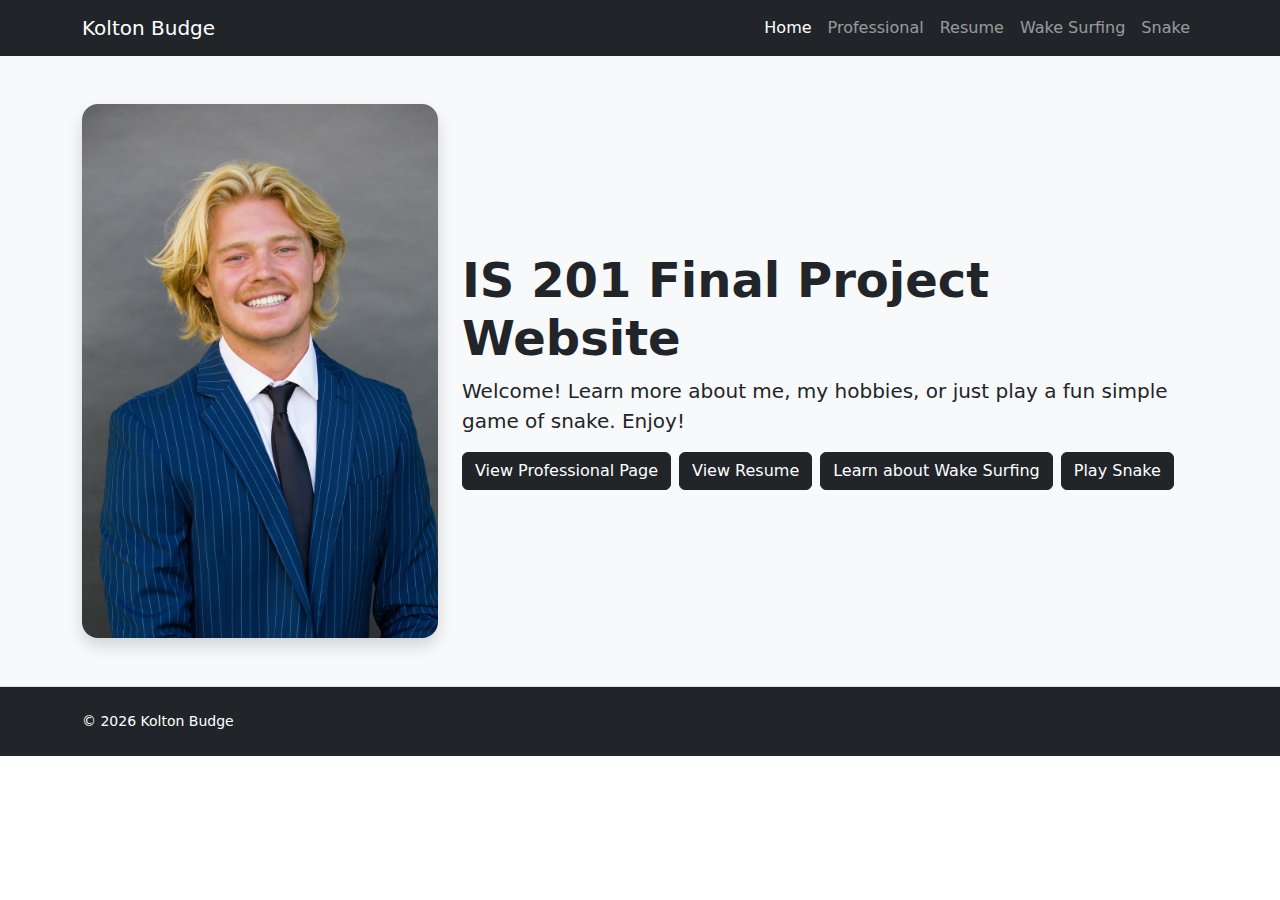
<file: index.html>
<!doctype html>
<html lang="en">
<head>
  <meta charset="utf-8" />
  <meta name="viewport" content="width=device-width, initial-scale=1" />
  <title>Kolton Budge | IS 201 Final</title>
  <link href="https://cdn.jsdelivr.net/npm/bootstrap@5.3.3/dist/css/bootstrap.min.css" rel="stylesheet">
  <style>
  html, body {
    height: 100%;
    margin: 0;
  }
  body {
    display: flex;
    flex-direction: column;
  }
  main {
    flex: 1;
  }
</style>

</head>
<body>
<nav class="navbar navbar-expand-lg navbar-dark bg-dark">
  <div class="container">
    <a class="navbar-brand" href="index.html">Kolton Budge</a>
    <button class="navbar-toggler" type="button" data-bs-toggle="collapse" data-bs-target="#nav">
      <span class="navbar-toggler-icon"></span>
    </button>
    <div id="nav" class="collapse navbar-collapse">
      <ul class="navbar-nav ms-auto">
        <li class="nav-item"><a class="nav-link active" href="index.html">Home</a></li>
        <li class="nav-item"><a class="nav-link" href="professional.html">Professional</a></li>
        <li class="nav-item"><a class="nav-link" href="resume.html">Resume</a></li>
        <li class="nav-item"><a class="nav-link" href="Home/wakesurf.html">Wake Surfing </a></li>
        <li class="nav-item"><a class="nav-link" href="Home/snake.html">Snake</a></li>
      </ul>
    </div>
  </div>
</nav>

<header class="bg-light border-bottom">
  <div class="container py-5">
    <div class="row align-items-center g-4">
      <div class="col-md-4 text-center">
        <img src="images/headshot.jpg" class="img-fluid rounded-4 shadow" alt="Kolton Budge headshot">
      </div>
      <div class="col-md-8">
        <h1 class="display-5 fw-bold mb-2">IS 201 Final Project Website</h1>
        <p class="lead mb-3">
          Welcome! Learn more about me, my hobbies, or just play a fun simple game of snake. Enjoy!
        </p>
        <div class="d-flex gap-2 flex-wrap">
          <a class="btn btn-dark" href="professional.html">View Professional Page</a>
          <a class="btn btn-dark" href="resume.html">View Resume</a>
          <a class="btn btn-dark" href="Home/wakesurf.html">Learn about Wake Surfing </a>
          <a class="btn btn-dark" href="Home/snake.html">Play Snake</a>
        </div>
      </div>
    </div>
  </div>
</header>

<footer class="bg-dark text-white">
  <div class="container py-4 d-flex flex-wrap justify-content-between align-items-center">
    <div class="small">© <span id="year"></span> Kolton Budge</div>
    <div class="small"></div>
  </div>
</footer>

<script>
  document.getElementById("year").textContent = new Date().getFullYear();
</script>
<script src="https://cdn.jsdelivr.net/npm/bootstrap@5.3.3/dist/js/bootstrap.bundle.min.js"></script>
</body>
</html>
</file>
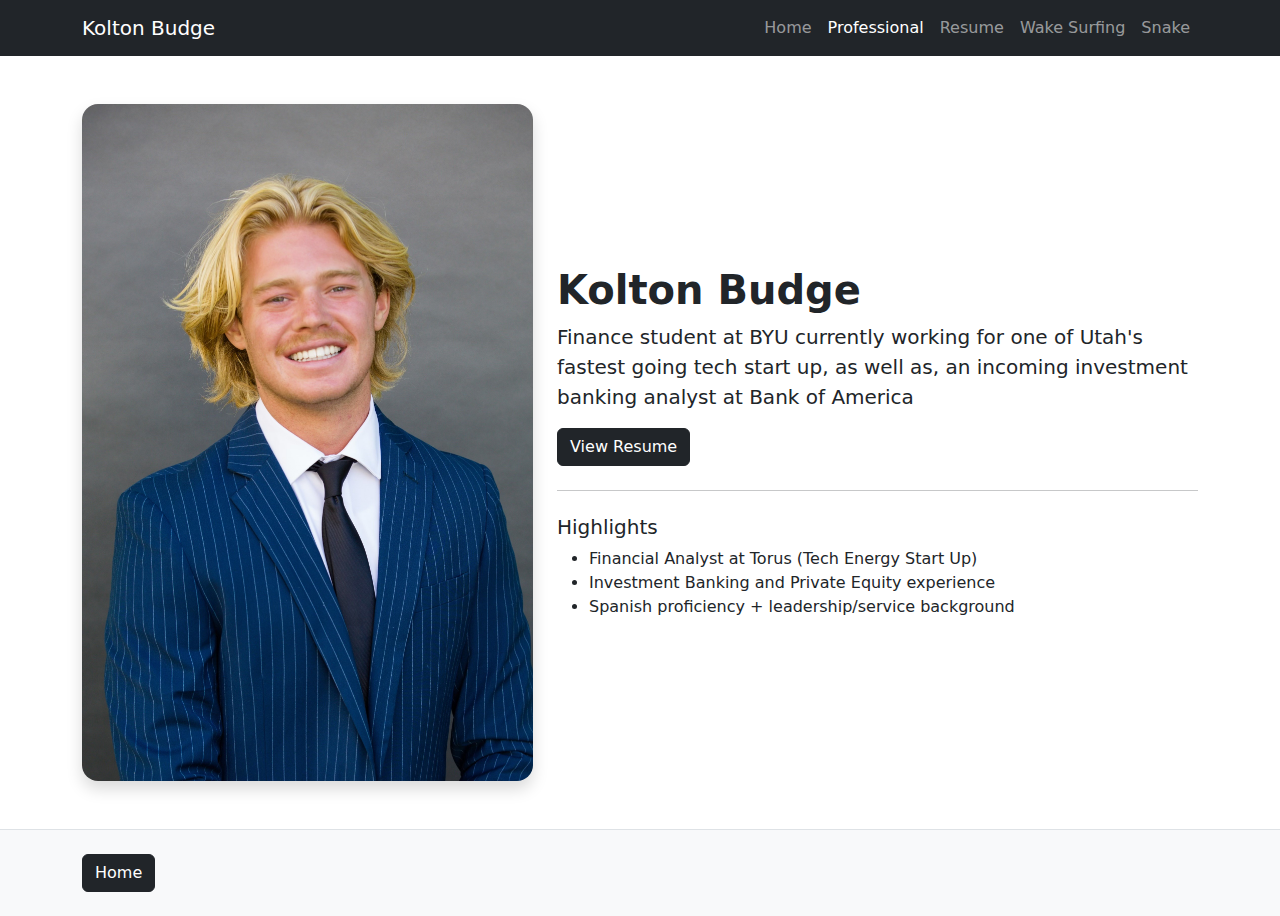
<file: professional.html>
<!doctype html>
<html lang="en">
<head>
  <meta charset="utf-8" />
  <meta name="viewport" content="width=device-width, initial-scale=1" />
  <title>Professional | Kolton Budge</title>
  <link href="https://cdn.jsdelivr.net/npm/bootstrap@5.3.3/dist/css/bootstrap.min.css" rel="stylesheet">
</head>
<body>
<nav class="navbar navbar-expand-lg navbar-dark bg-dark">
  <div class="container">
    <a class="navbar-brand" href="../index.html">Kolton Budge</a>
    <button class="navbar-toggler" type="button" data-bs-toggle="collapse" data-bs-target="#nav">
      <span class="navbar-toggler-icon"></span>
    </button>
    <div id="nav" class="collapse navbar-collapse">
      <ul class="navbar-nav ms-auto">
        <li class="nav-item"><a class="nav-link" href="index.html">Home</a></li>
        <li class="nav-item"><a class="nav-link active" href="professional.html">Professional</a></li>
        <li class="nav-item"><a class="nav-link" href="resume.html">Resume</a></li>
        <li class="nav-item"><a class="nav-link" href="Home/wakesurf.html">Wake Surfing</a></li>
        <li class="nav-item"><a class="nav-link" href="Home/Snake.html">Snake</a></li>
      </ul>
    </div>
  </div>
</nav>

<main class="container py-5">
  <div class="row g-4 align-items-center">
    <div class="col-md-5">
      <img src="images/headshot.jpg" class="img-fluid rounded-4 shadow" alt="Kolton Budge headshot">
    </div>
    <div class="col-md-7">
      <h1 class="fw-bold">Kolton Budge</h1>
      <p class="lead">
        Finance student at BYU currently working for one of Utah's fastest going tech start up, as well as, an incoming investment banking analyst at Bank of America
      </p>
      <div class="d-flex gap-2 flex-wrap">
        <a class="btn btn-dark" href="resume.html">View Resume</a>
      </div>
      <hr class="my-4">
      <h2 class="h5">Highlights</h2>
      <ul class="mb-0">
        <li>Financial Analyst at Torus (Tech Energy Start Up)</li>
        <li>Investment Banking and Private Equity experience </li>
        <li>Spanish proficiency + leadership/service background</li>
      </ul>
    </div>
  </div>
</main>

<footer class="bg-light border-top">
  <div class="container py-4 small d-flex justify-content-between">
    <a class="btn btn-dark" href="index.html">Home</a>
  </div>
</footer>

<script src="https://cdn.jsdelivr.net/npm/bootstrap@5.3.3/dist/js/bootstrap.bundle.min.js"></script>
</body>
</html>
</file>
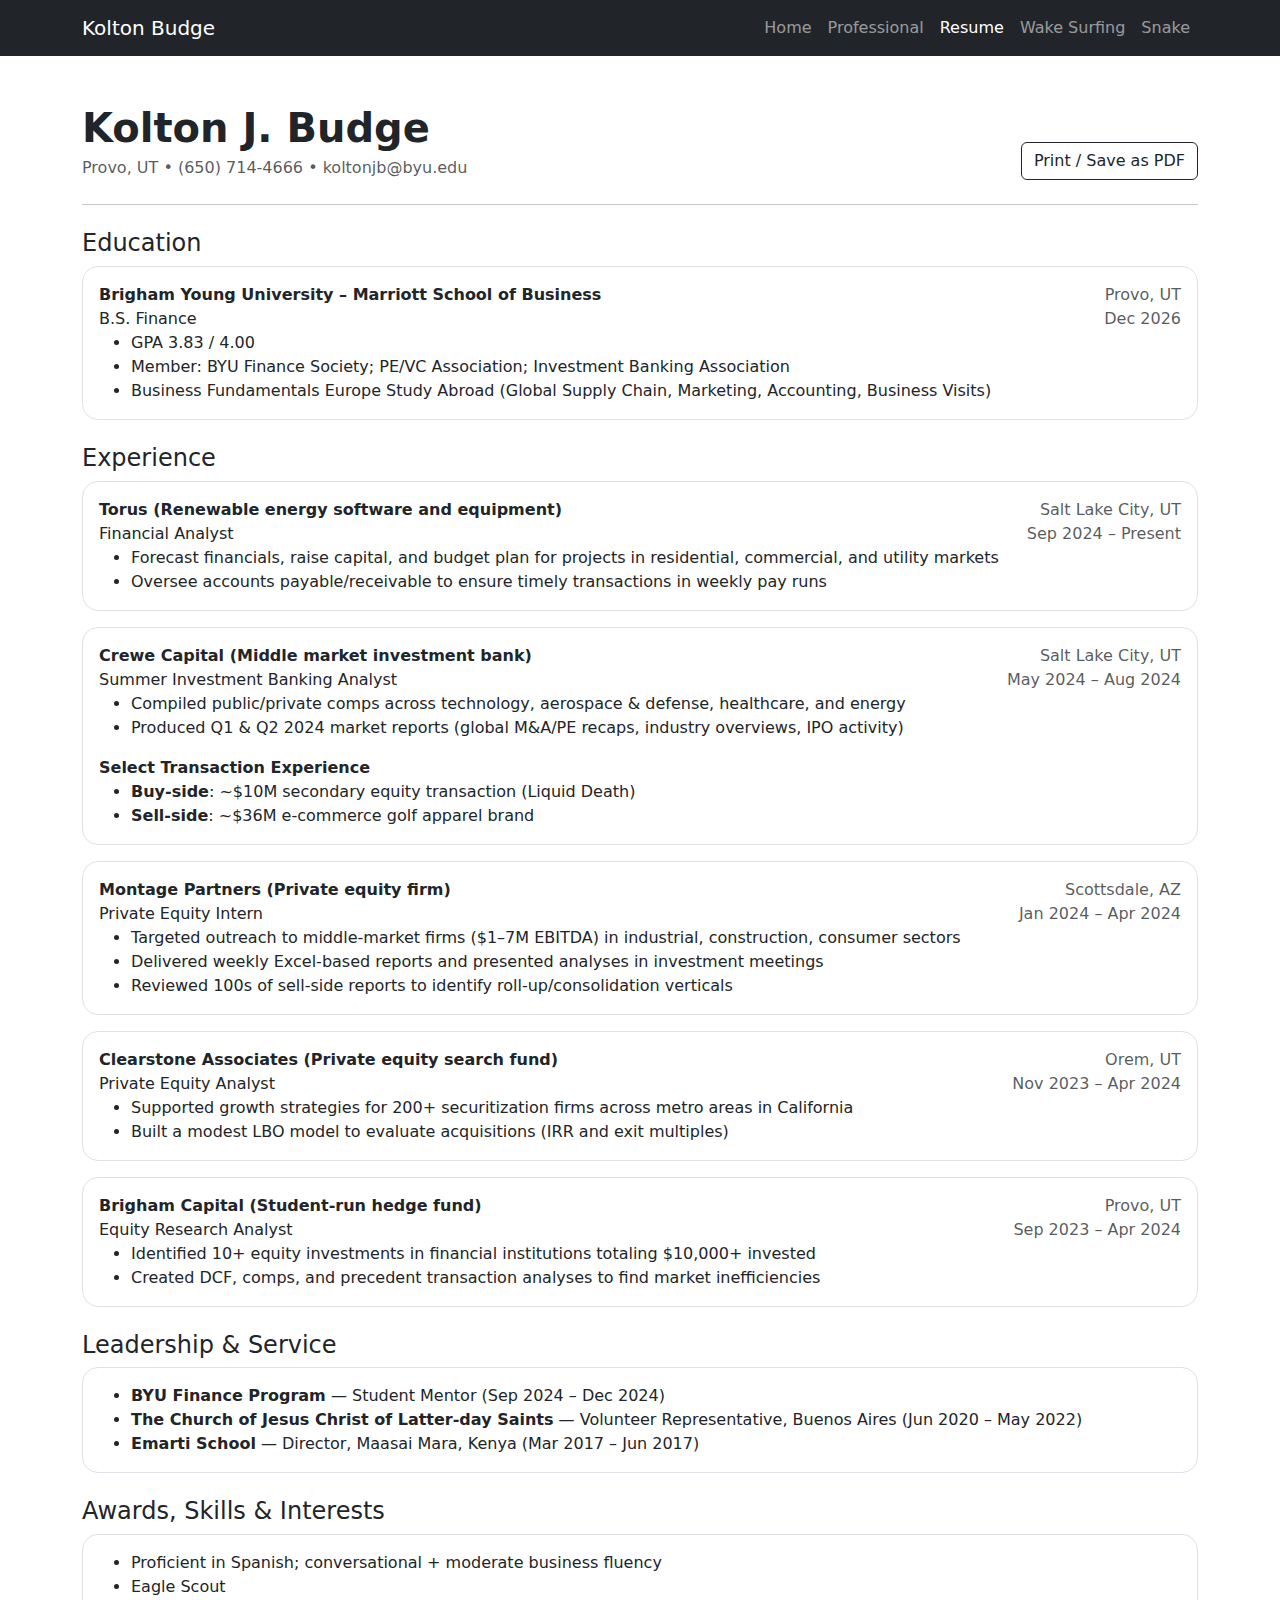
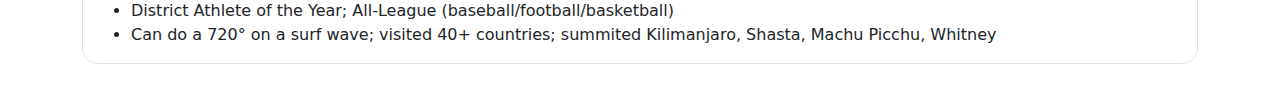
<file: resume.html>
<!doctype html>
<html lang="en">
<head>
  <meta charset="utf-8" />
  <meta name="viewport" content="width=device-width, initial-scale=1" />
  <title>Resume | Kolton Budge</title>
  <link href="https://cdn.jsdelivr.net/npm/bootstrap@5.3.3/dist/css/bootstrap.min.css" rel="stylesheet">
</head>
<body>
<nav class="navbar navbar-expand-lg navbar-dark bg-dark">
  <div class="container">
    <a class="navbar-brand" href="index.html">Kolton Budge</a>
    <button class="navbar-toggler" type="button" data-bs-toggle="collapse" data-bs-target="#nav">
      <span class="navbar-toggler-icon"></span>
    </button>
    <div id="nav" class="collapse navbar-collapse">
      <ul class="navbar-nav ms-auto">
        <li class="nav-item"><a class="nav-link" href="index.html">Home</a></li>
        <li class="nav-item"><a class="nav-link" href="professional.html">Professional</a></li>
        <li class="nav-item"><a class="nav-link active" href="resume.html">Resume</a></li>
        <li class="nav-item"><a class="nav-link" href="Home/wakesurf.html">Wake Surfing</a></li>
        <li class="nav-item"><a class="nav-link" href="Home/snake.html">Snake</a></li>
      </ul>
    </div>
  </div>
</nav>

<main class="container py-5">
  <div class="d-flex flex-wrap justify-content-between align-items-end gap-3">
    <div>
      <h1 class="fw-bold mb-1">Kolton J. Budge</h1>
      <div class="text-muted">
        Provo, UT • (650) 714-4666 • koltonjb@byu.edu
      </div>
    </div>
    <button class="btn btn-outline-dark" onclick="window.print()">Print / Save as PDF</button>
  </div>

  <hr class="my-4">

  <section class="mb-4">
    <h2 class="h4">Education</h2>
    <div class="border rounded-4 p-3">
      <div class="d-flex flex-wrap justify-content-between">
        <strong>Brigham Young University – Marriott School of Business</strong>
        <span class="text-muted">Provo, UT</span>
      </div>
      <div class="d-flex flex-wrap justify-content-between">
        <span>B.S. Finance</span>
        <span class="text-muted">Dec 2026</span>
      </div>
      <ul class="mb-0">
        <li>GPA 3.83 / 4.00</li>
        <li>Member: BYU Finance Society; PE/VC Association; Investment Banking Association</li>
        <li>Business Fundamentals Europe Study Abroad (Global Supply Chain, Marketing, Accounting, Business Visits)</li>
      </ul>
    </div>
  </section>

  <section class="mb-4">
    <h2 class="h4">Experience</h2>

    <div class="border rounded-4 p-3 mb-3">
      <div class="d-flex flex-wrap justify-content-between">
        <strong>Torus (Renewable energy software and equipment)</strong>
        <span class="text-muted">Salt Lake City, UT</span>
      </div>
      <div class="d-flex flex-wrap justify-content-between">
        <span>Financial Analyst</span>
        <span class="text-muted">Sep 2024 – Present</span>
      </div>
      <ul class="mb-0">
        <li>Forecast financials, raise capital, and budget plan for projects in residential, commercial, and utility markets</li>
        <li>Oversee accounts payable/receivable to ensure timely transactions in weekly pay runs</li>
      </ul>
    </div>

    <div class="border rounded-4 p-3 mb-3">
      <div class="d-flex flex-wrap justify-content-between">
        <strong>Crewe Capital (Middle market investment bank)</strong>
        <span class="text-muted">Salt Lake City, UT</span>
      </div>
      <div class="d-flex flex-wrap justify-content-between">
        <span>Summer Investment Banking Analyst</span>
        <span class="text-muted">May 2024 – Aug 2024</span>
      </div>
      <ul>
        <li>Compiled public/private comps across technology, aerospace & defense, healthcare, and energy</li>
        <li>Produced Q1 & Q2 2024 market reports (global M&A/PE recaps, industry overviews, IPO activity)</li>
      </ul>
      <div class="fw-semibold">Select Transaction Experience</div>
      <ul class="mb-0">
        <li><strong>Buy-side</strong>: ~$10M secondary equity transaction (Liquid Death)</li>
        <li><strong>Sell-side</strong>: ~$36M e-commerce golf apparel brand</li>
      </ul>
    </div>

    <div class="border rounded-4 p-3 mb-3">
      <div class="d-flex flex-wrap justify-content-between">
        <strong>Montage Partners (Private equity firm)</strong>
        <span class="text-muted">Scottsdale, AZ</span>
      </div>
      <div class="d-flex flex-wrap justify-content-between">
        <span>Private Equity Intern</span>
        <span class="text-muted">Jan 2024 – Apr 2024</span>
      </div>
      <ul class="mb-0">
        <li>Targeted outreach to middle-market firms ($1–7M EBITDA) in industrial, construction, consumer sectors</li>
        <li>Delivered weekly Excel-based reports and presented analyses in investment meetings</li>
        <li>Reviewed 100s of sell-side reports to identify roll-up/consolidation verticals</li>
      </ul>
    </div>

    <div class="border rounded-4 p-3 mb-3">
      <div class="d-flex flex-wrap justify-content-between">
        <strong>Clearstone Associates (Private equity search fund)</strong>
        <span class="text-muted">Orem, UT</span>
      </div>
      <div class="d-flex flex-wrap justify-content-between">
        <span>Private Equity Analyst</span>
        <span class="text-muted">Nov 2023 – Apr 2024</span>
      </div>
      <ul class="mb-0">
        <li>Supported growth strategies for 200+ securitization firms across metro areas in California</li>
        <li>Built a modest LBO model to evaluate acquisitions (IRR and exit multiples)</li>
      </ul>
    </div>

    <div class="border rounded-4 p-3">
      <div class="d-flex flex-wrap justify-content-between">
        <strong>Brigham Capital (Student-run hedge fund)</strong>
        <span class="text-muted">Provo, UT</span>
      </div>
      <div class="d-flex flex-wrap justify-content-between">
        <span>Equity Research Analyst</span>
        <span class="text-muted">Sep 2023 – Apr 2024</span>
      </div>
      <ul class="mb-0">
        <li>Identified 10+ equity investments in financial institutions totaling $10,000+ invested</li>
        <li>Created DCF, comps, and precedent transaction analyses to find market inefficiencies</li>
      </ul>
    </div>
  </section>

  <section class="mb-4">
    <h2 class="h4">Leadership & Service</h2>
    <div class="border rounded-4 p-3">
      <ul class="mb-0">
        <li><strong>BYU Finance Program</strong> — Student Mentor (Sep 2024 – Dec 2024)</li>
        <li><strong>The Church of Jesus Christ of Latter-day Saints</strong> — Volunteer Representative, Buenos Aires (Jun 2020 – May 2022)</li>
        <li><strong>Emarti School</strong> — Director, Maasai Mara, Kenya (Mar 2017 – Jun 2017)</li>
      </ul>
    </div>
  </section>

  <section>
    <h2 class="h4">Awards, Skills & Interests</h2>
    <div class="border rounded-4 p-3">
      <ul class="mb-0">
        <li>Proficient in Spanish; conversational + moderate business fluency</li>
        <li>Eagle Scout</li>
        <li>District Athlete of the Year; All-League (baseball/football/basketball)</li>
        <li>Can do a 720° on a surf wave; visited 40+ countries; summited Kilimanjaro, Shasta, Machu Picchu, Whitney</li>
      </ul>
    </div>
  </section>
</main>

<script src="https://cdn.jsdelivr.net/npm/bootstrap@5.3.3/dist/js/bootstrap.bundle.min.js"></script>
</body>
</html>
</file>
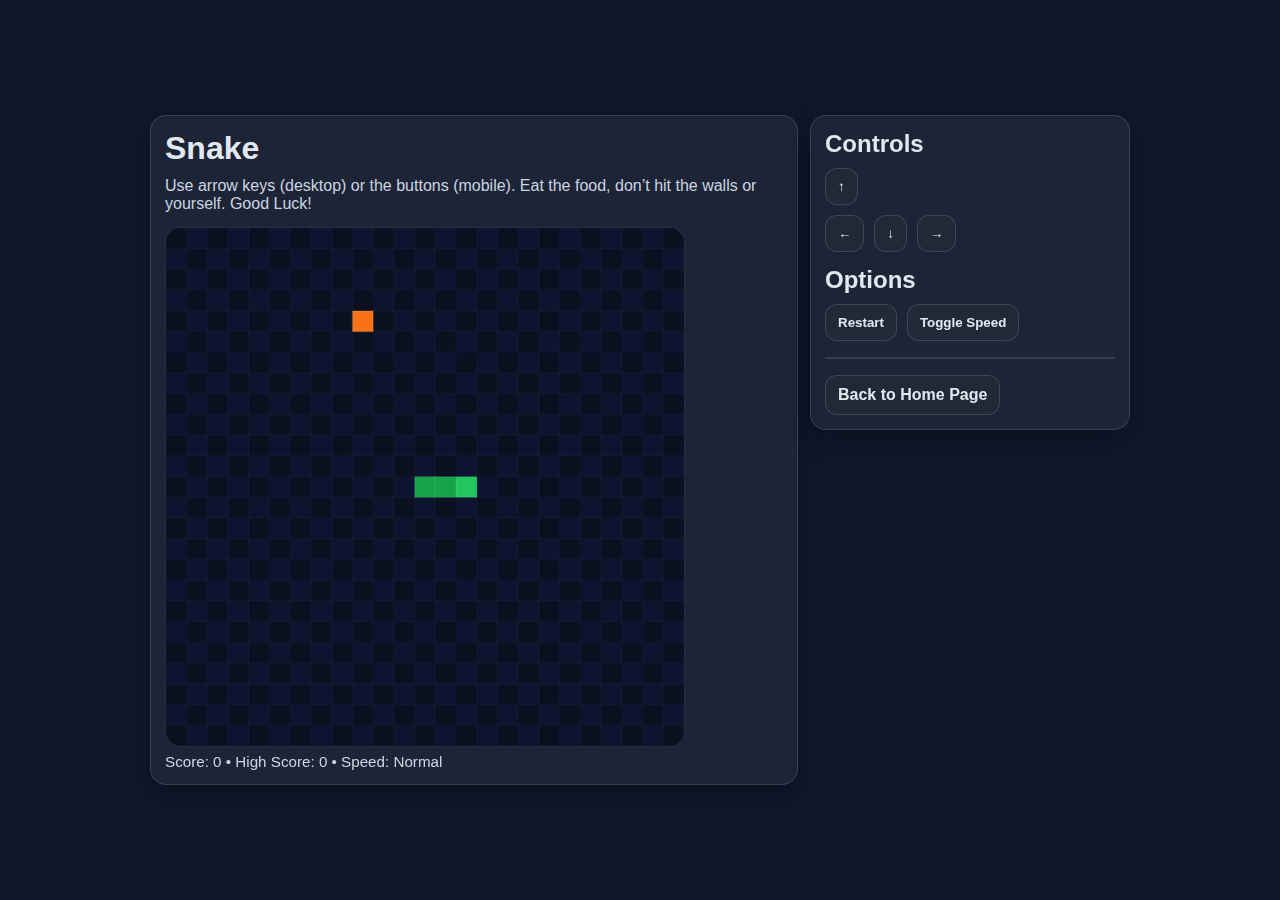
<file: Home/snake.html>
<!doctype html>
<html lang="en">
<head>
  <meta charset="utf-8" />
  <meta name="viewport" content="width=device-width, initial-scale=1" />
  <title>Snake Game | IS 201</title>
  <style>
  * { box-sizing: border-box; }

  body {
    margin: 0;
    font-family: Arial, Helvetica, sans-serif;
    background: #0f172a;
    color: #e2e8f0;

    /* keep the whole app on one screen */
    min-height: 100vh;
    display: flex;
    align-items: center;
    justify-content: center;

    /* prevents “extra” height from pushing things off-screen */
    overflow: hidden;
    padding: 12px;
  }

  .wrap {
    width: 980px;
    max-width: 100%;
    display: grid;
    grid-template-columns: 1fr 320px;
    gap: 12px;
    align-items: start;
  }

  .card {
    background: rgba(255,255,255,0.06);
    border: 1px solid rgba(255,255,255,0.12);
    border-radius: 16px;
    padding: 14px;
    box-shadow: 0 10px 25px rgba(0,0,0,0.25);
  }

  /* Make canvas responsive and never too big */
  canvas {
    display: block;
    width: 100%;
    max-width: 520px;
    height: auto;
    aspect-ratio: 1 / 1;   /* keep it square */
    background: #0b1020;
    border-radius: 16px;
    border: 1px solid rgba(255,255,255,0.12);
  }

  .btn {
    display: inline-block;
    padding: 10px 12px;
    border-radius: 12px;
    background: #1f2937;
    color: #e2e8f0;
    text-decoration: none;
    font-weight: 700;
    border: 1px solid rgba(255,255,255,0.14);
    cursor: pointer;
    user-select: none;
    touch-action: manipulation; /* helps on mobile */
  }

  .btn:hover { opacity: 0.9; }

  .row { display:flex; gap:10px; flex-wrap: wrap; }

  .stat {
    font-size: 0.95rem;
    color: #cbd5e1;
    margin: 6px 0 0 0;
  }

  /* Stack on smaller screens */
  @media (max-width: 900px) {
    .wrap { grid-template-columns: 1fr; }
    canvas { max-width: 100%; }
  }
</style>
</head>
<body>
  <div class="wrap">
    <div class="card">
      <h1 style="margin:0 0 10px 0;">Snake</h1>
      <p style="margin:0 0 14px 0; color:#cbd5e1;">
        Use arrow keys (desktop) or the buttons (mobile). Eat the food, don’t hit the walls or yourself. Good Luck!
      </p>
      <canvas id="game" width="600" height="600" aria-label="Snake game canvas"></canvas>
      <p class="stat" id="status">Score: 0 • High Score: 0 • Speed: Normal</p>
    </div>

    <div class="card">
      <h2 style="margin:0 0 10px 0;">Controls</h2>
      <div class="row" style="margin-bottom:10px;">
        <button class="btn" id="up">↑</button>
      </div>
      <div class="row" style="margin-bottom:10px;">
        <button class="btn" id="left">←</button>
        <button class="btn" id="down">↓</button>
        <button class="btn" id="right">→</button>
      </div>

      <h2 style="margin:14px 0 10px 0;">Options</h2>
      <div class="row">
        <button class="btn" id="restart">Restart</button>
        <button class="btn" id="speed">Toggle Speed</button>
      </div>

      <hr style="border-color: rgba(255,255,255,0.14); margin:16px 0;">

      <a class="btn" href="../index.html">Back to Home Page</a>

    </div>
  </div>

  <script>
    const canvas = document.getElementById("game");
    const ctx = canvas.getContext("2d");

    const gridSize = 24;            // size of one square
    const tiles = canvas.width / gridSize;

    let snake, dir, food, score, highScore, gameOver, tickMs, normalMs, fastMs;

    highScore = Number(localStorage.getItem("snakeHighScore") || 0);

    function reset() {
      snake = [{x: 8, y: 12}, {x: 7, y: 12}, {x: 6, y: 12}];
      dir = {x: 1, y: 0};
      score = 0;
      gameOver = false;
      normalMs = 110;
      fastMs = 75;
      tickMs = normalMs;
      spawnFood();
      updateStatus();
    }

    function spawnFood() {
      while (true) {
        const f = {x: Math.floor(Math.random() * tiles), y: Math.floor(Math.random() * tiles)};
        const onSnake = snake.some(s => s.x === f.x && s.y === f.y);
        if (!onSnake) { food = f; return; }
      }
    }

    function updateStatus() {
      const speedLabel = (tickMs === fastMs) ? "Fast" : "Normal";
      document.getElementById("status").textContent =
        `Score: ${score} • High Score: ${highScore} • Speed: ${speedLabel}`;
    }

    function drawCell(x, y, fill, stroke) {
      ctx.fillStyle = fill;
      ctx.fillRect(x * gridSize, y * gridSize, gridSize, gridSize);
      ctx.strokeStyle = stroke;
      ctx.strokeRect(x * gridSize, y * gridSize, gridSize, gridSize);
    }

    function step() {
      if (gameOver) return;

      const head = snake[0];
      const next = {x: head.x + dir.x, y: head.y + dir.y};

      // wall collision
      if (next.x < 0 || next.x >= tiles || next.y < 0 || next.y >= tiles) {
        return endGame();
      }

      // self collision
      if (snake.some((s, i) => i !== 0 && s.x === next.x && s.y === next.y)) {
        return endGame();
      }

      snake.unshift(next);

      // eat food
      if (next.x === food.x && next.y === food.y) {
        score += 10;
        if (score > highScore) {
          highScore = score;
          localStorage.setItem("snakeHighScore", String(highScore));
        }
        spawnFood();
      } else {
        snake.pop();
      }

      render();
      updateStatus();
      setTimeout(step, tickMs);
    }

    function endGame() {
      gameOver = true;
      render();
      ctx.fillStyle = "rgba(0,0,0,0.55)";
      ctx.fillRect(0, 0, canvas.width, canvas.height);
      ctx.fillStyle = "#ffffff";
      ctx.font = "bold 40px Arial";
      ctx.textAlign = "center";
      ctx.fillText("Game Over", canvas.width / 2, canvas.height / 2 - 10);
      ctx.font = "18px Arial";
      ctx.fillText("Press Restart", canvas.width / 2, canvas.height / 2 + 25);
    }

    function render() {
      ctx.clearRect(0, 0, canvas.width, canvas.height);

      // board background grid
      for (let y = 0; y < tiles; y++) {
        for (let x = 0; x < tiles; x++) {
          const isDark = (x + y) % 2 === 0;
          drawCell(x, y, isDark ? "#0b1020" : "#0c1430", "rgba(255,255,255,0.03)");
        }
      }

      // food
      drawCell(food.x, food.y, "#f97316", "rgba(255,255,255,0.15)");

      // snake
      snake.forEach((s, i) => {
        const fill = (i === 0) ? "#22c55e" : "#16a34a";
        drawCell(s.x, s.y, fill, "rgba(255,255,255,0.10)");
      });
    }

    // Keyboard controls
    window.addEventListener("keydown", (e) => {
      const k = e.key;
      if (k === "ArrowUp" && dir.y !== 1) dir = {x: 0, y: -1};
      if (k === "ArrowDown" && dir.y !== -1) dir = {x: 0, y: 1};
      if (k === "ArrowLeft" && dir.x !== 1) dir = {x: -1, y: 0};
      if (k === "ArrowRight" && dir.x !== -1) dir = {x: 1, y: 0};
    });

    // Button controls (mobile-friendly)
    document.getElementById("up").onclick = () => { if (dir.y !== 1) dir = {x:0,y:-1}; };
    document.getElementById("down").onclick = () => { if (dir.y !== -1) dir = {x:0,y:1}; };
    document.getElementById("left").onclick = () => { if (dir.x !== 1) dir = {x:-1,y:0}; };
    document.getElementById("right").onclick = () => { if (dir.x !== -1) dir = {x:1,y:0}; };

    document.getElementById("restart").onclick = () => {
      reset();
      render();
      setTimeout(step, tickMs);
    };

    document.getElementById("speed").onclick = () => {
      tickMs = (tickMs === normalMs) ? fastMs : normalMs;
      updateStatus();
    };

    // Start game
    reset();
    render();
    setTimeout(step, tickMs);
  </script>
</body>
</html>
</file>
